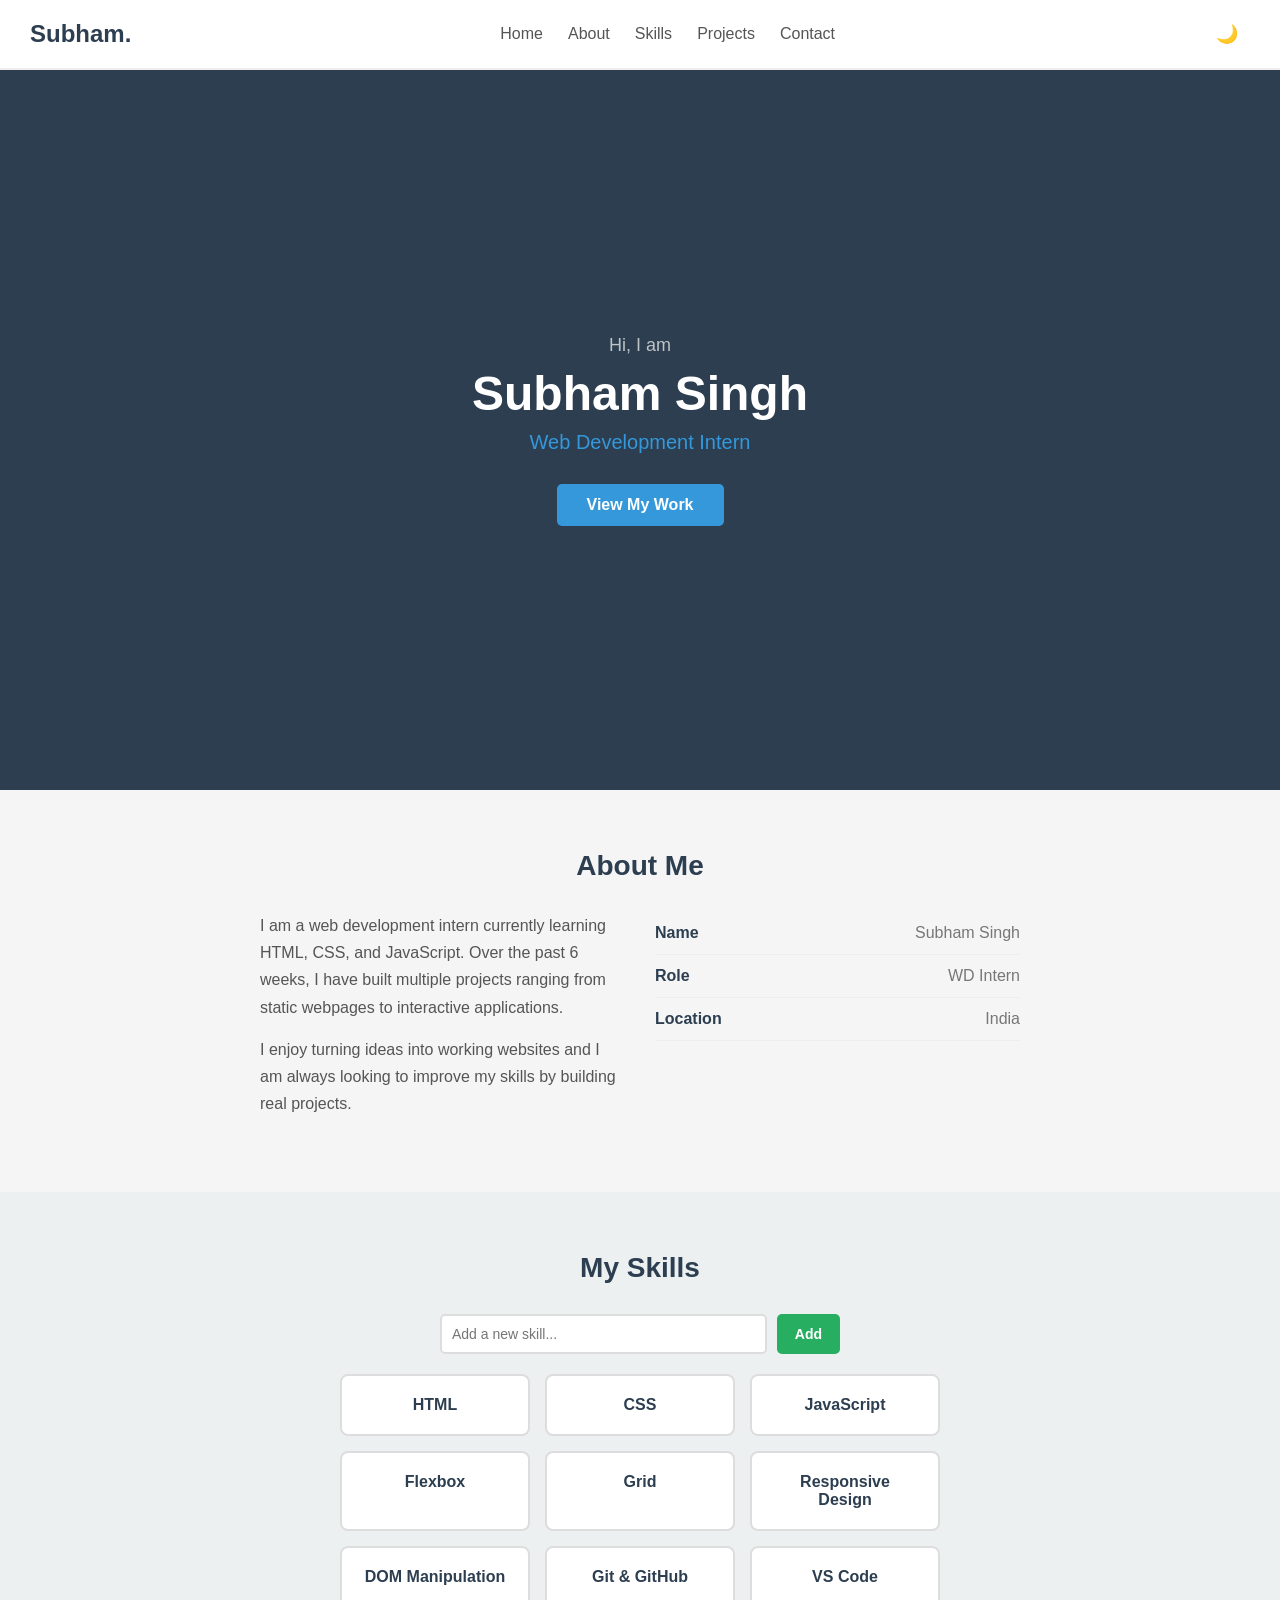
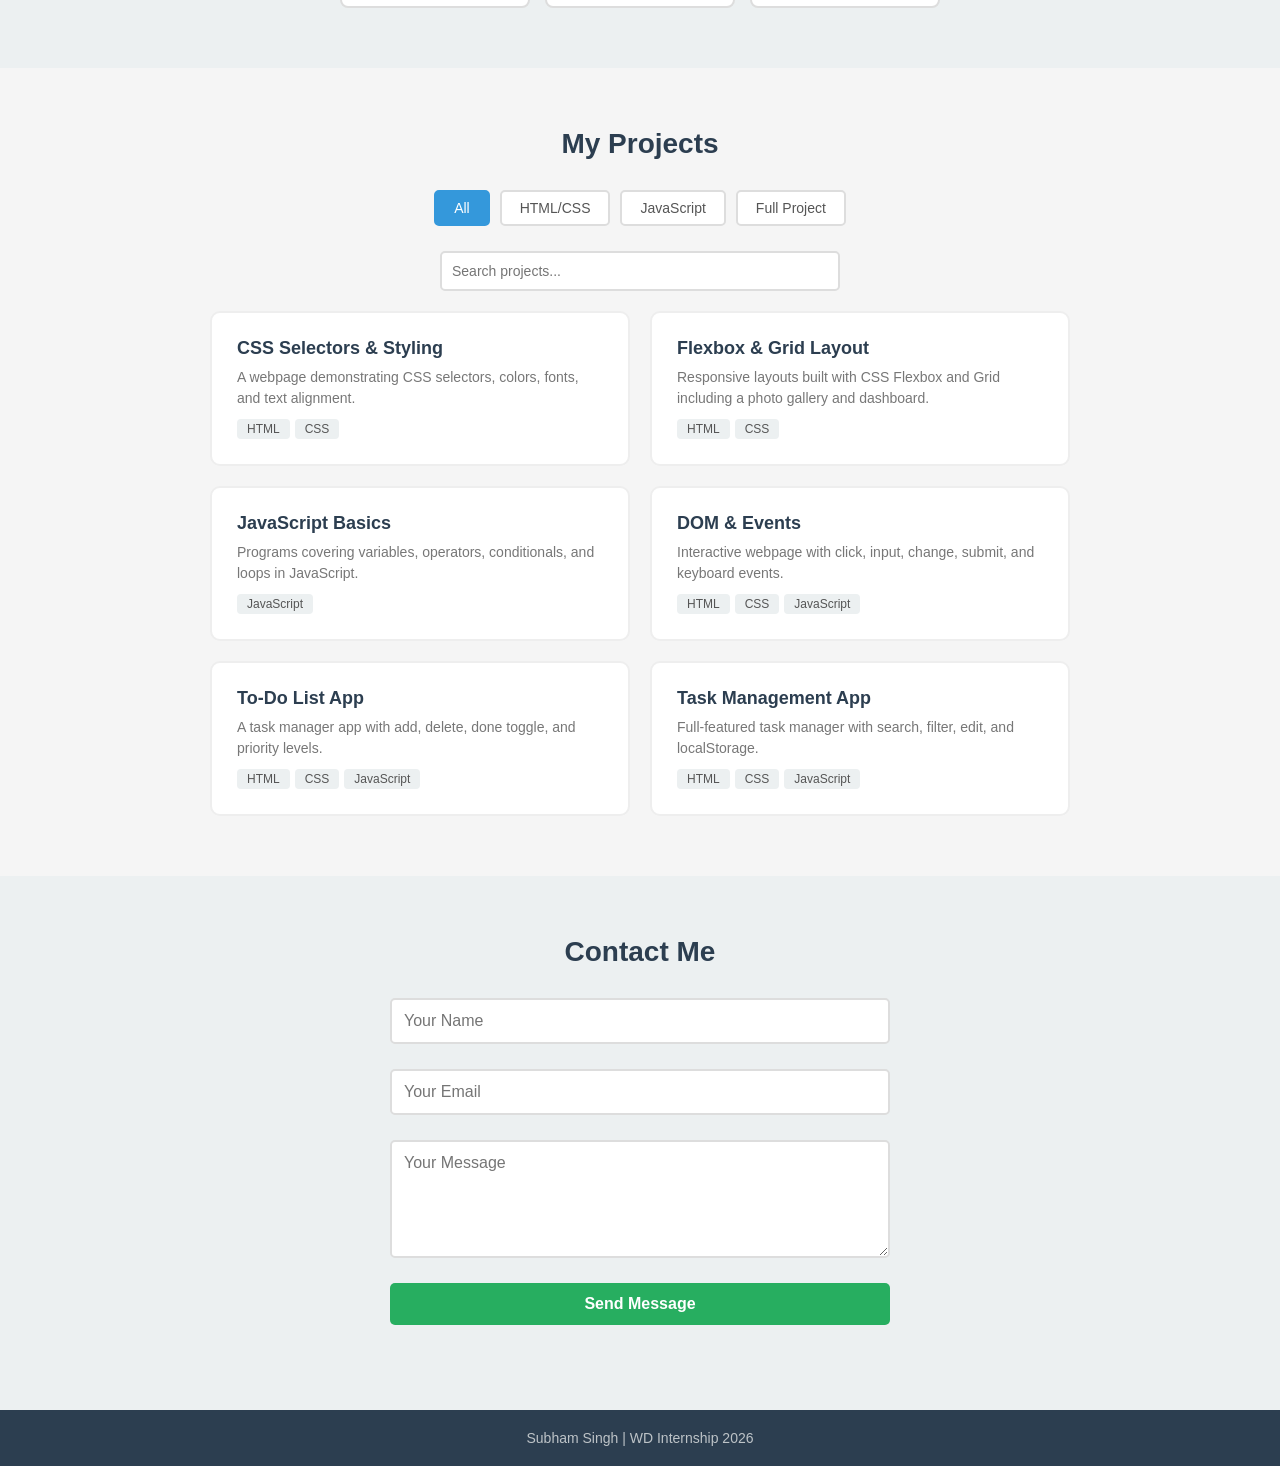
<file: index.html>
<!DOCTYPE html>
<html lang="en">
<head>
    <meta charset="UTF-8">
    <meta name="viewport" content="width=device-width, initial-scale=1.0">
    <title>Subham Singh | Portfolio</title>
    <link rel="stylesheet" href="css/style.css">
</head>
<body>

    <nav class="navbar" id="navbar">
        <a href="#home" class="logo">Subham.</a>
        <div class="nav-links" id="nav-links">
            <a href="#home">Home</a>
            <a href="#about">About</a>
            <a href="#skills">Skills</a>
            <a href="#projects">Projects</a>
            <a href="#contact">Contact</a>
        </div>
        <div class="nav-right">
            <button id="theme-toggle" class="theme-btn">🌙</button>
            <button id="menu-toggle" class="menu-btn">☰</button>
        </div>
    </nav>

    <section id="home" class="hero">
        <div class="hero-content">
            <p class="hero-greeting">Hi, I am</p>
            <h1 class="hero-name">Subham Singh</h1>
            <p class="hero-role">Web Development Intern</p>
            <a href="#projects" class="hero-btn">View My Work</a>
        </div>
    </section>

    <section id="about" class="about">
        <h2 class="section-title">About Me</h2>
        <div class="about-content">
            <div class="about-text">
                <p>I am a web development intern currently learning HTML, CSS, and JavaScript. Over the past 6 weeks, I have built multiple projects ranging from static webpages to interactive applications.</p>
                <p>I enjoy turning ideas into working websites and I am always looking to improve my skills by building real projects.</p>
            </div>
            <div class="about-info">
                <div class="info-item">
                    <span class="info-label">Name</span>
                    <span class="info-value">Subham Singh</span>
                </div>
                <div class="info-item">
                    <span class="info-label">Role</span>
                    <span class="info-value">WD Intern</span>
                </div>
                <div class="info-item">
                    <span class="info-label">Location</span>
                    <span class="info-value">India</span>
                </div>
            </div>
        </div>
    </section>

    <section id="skills" class="skills">
        <h2 class="section-title">My Skills</h2>
        <div class="skill-form">
            <input type="text" id="skill-input" placeholder="Add a new skill...">
            <button id="add-skill-btn">Add</button>
        </div>
        <div class="skills-grid" id="skills-grid"></div>
    </section>

    <section id="projects" class="projects">
        <h2 class="section-title">My Projects</h2>
        <div class="filter-buttons" id="filter-buttons">
            <button class="filter-btn active" data-filter="all">All</button>
            <button class="filter-btn" data-filter="html-css">HTML/CSS</button>
            <button class="filter-btn" data-filter="javascript">JavaScript</button>
            <button class="filter-btn" data-filter="full-project">Full Project</button>
        </div>
        <input type="text" id="search-input" class="search-input" placeholder="Search projects...">
        <div class="projects-grid" id="projects-grid"></div>
    </section>

    <section id="contact" class="contact">
        <h2 class="section-title">Contact Me</h2>
        <form id="contact-form" class="contact-form">
            <div class="form-group">
                <input type="text" id="contact-name" placeholder="Your Name" required>
                <p class="form-error" id="name-error"></p>
            </div>
            <div class="form-group">
                <input type="email" id="contact-email" placeholder="Your Email" required>
                <p class="form-error" id="email-error"></p>
            </div>
            <div class="form-group">
                <textarea id="contact-message" placeholder="Your Message" rows="5" required></textarea>
                <p class="form-error" id="message-error"></p>
            </div>
            <button type="submit" class="submit-btn">Send Message</button>
            <p class="form-success" id="form-success"></p>
        </form>
    </section>

    <footer>
        <p>Subham Singh | WD Internship 2026</p>
    </footer>

    <button id="top-btn" class="top-btn">↑</button>

    <script src="js/script.js"></script>
</body>
</html>
</file>
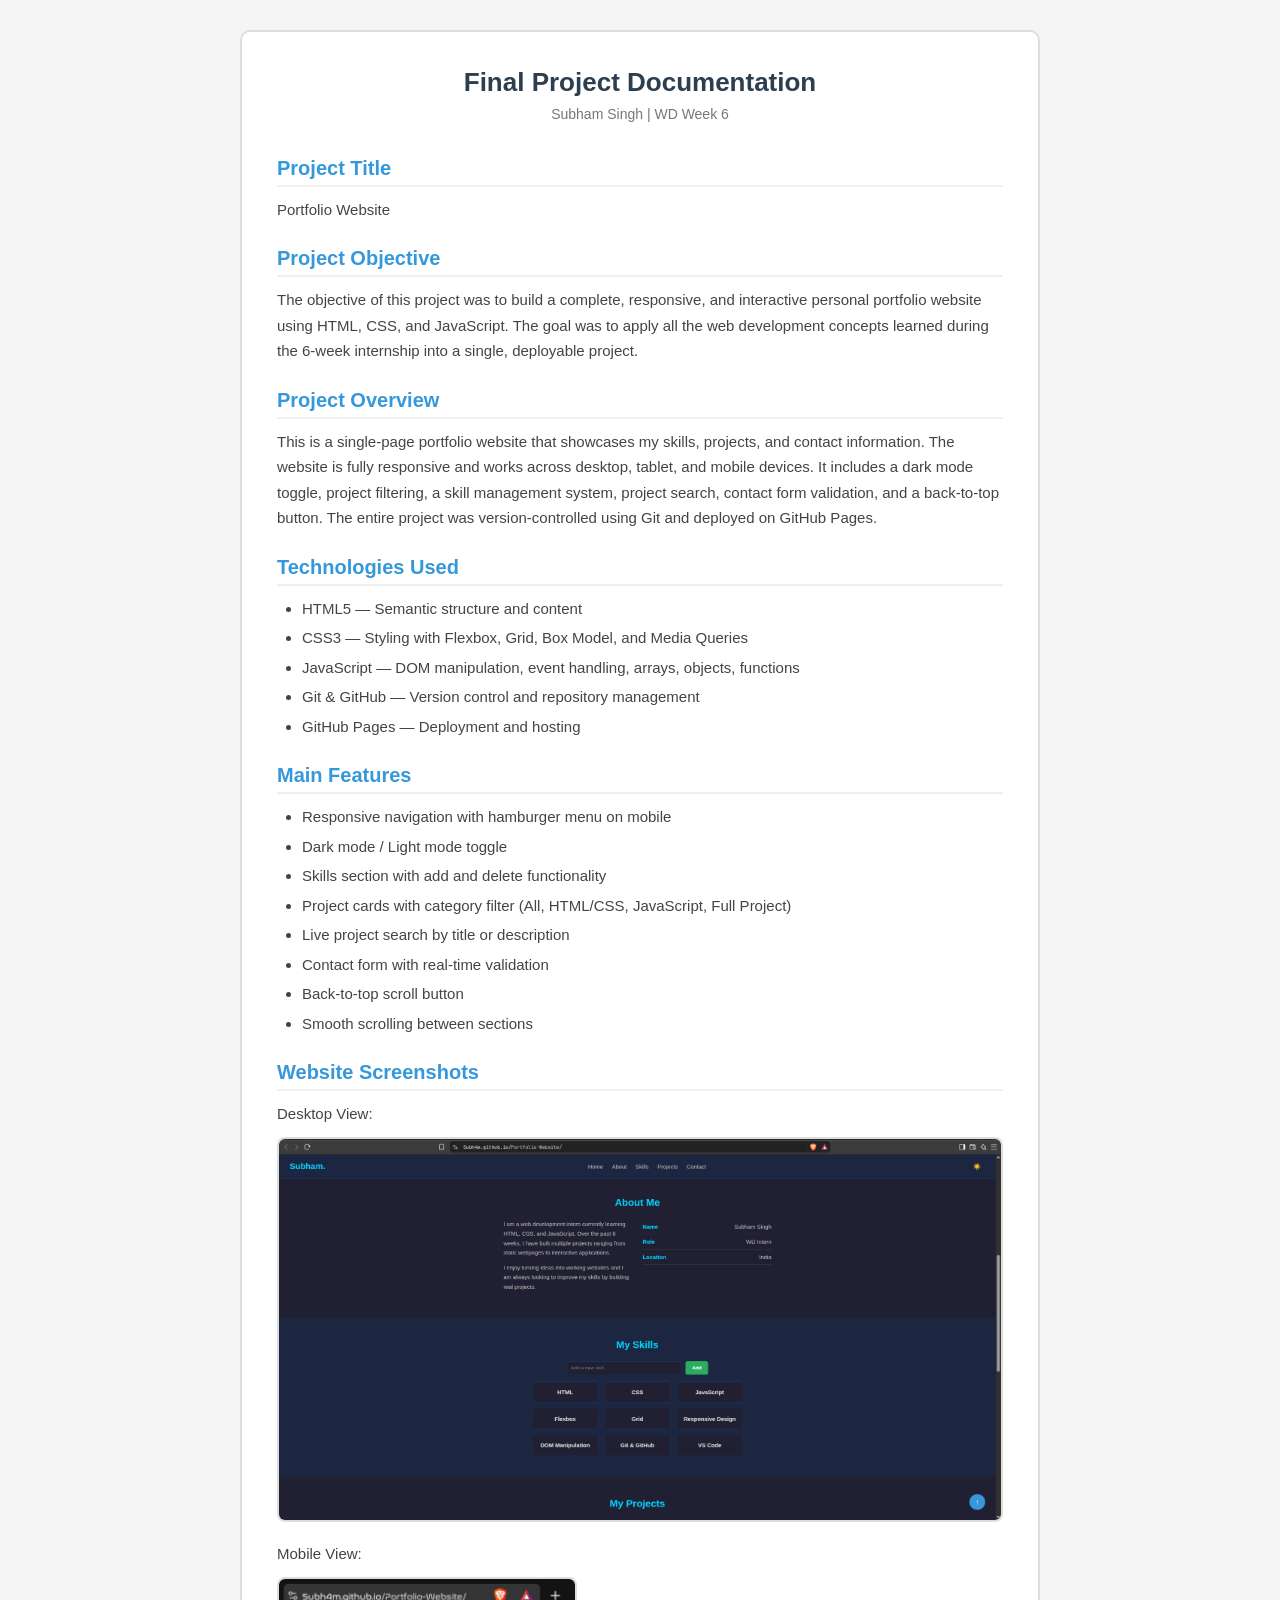
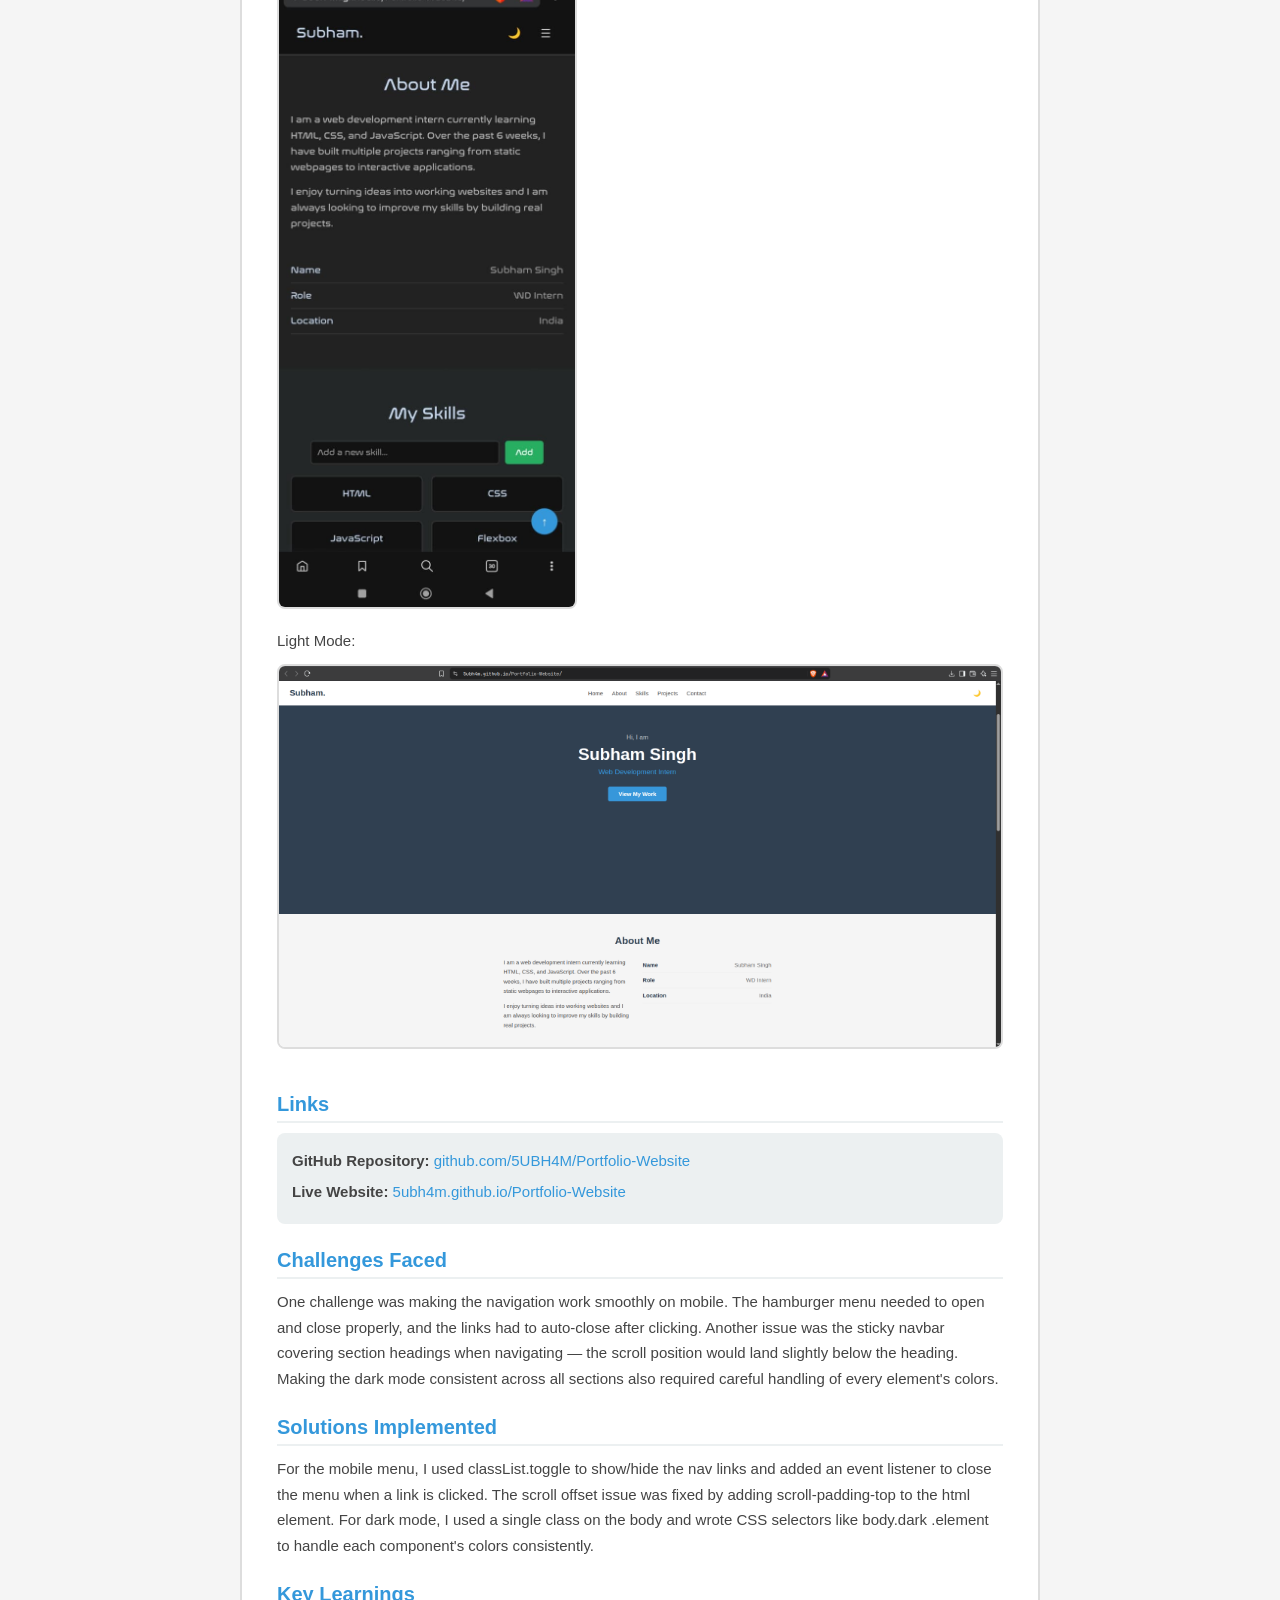
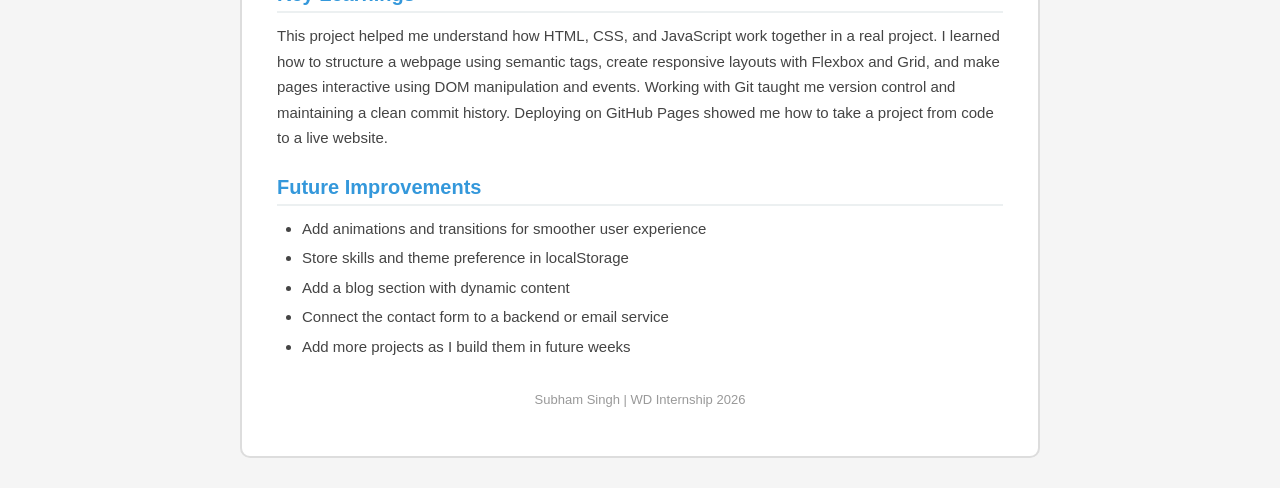
<file: Task 6.html>
<!DOCTYPE html>
<html lang="en">
<head>
    <meta charset="UTF-8">
    <meta name="viewport" content="width=device-width, initial-scale=1.0">
    <title>Task 6: Project Documentation</title>
    <style>
        * {
            margin: 0;
            padding: 0;
            box-sizing: border-box;
        }

        body {
            font-family: 'Segoe UI', Arial, sans-serif;
            background-color: #f5f5f5;
            padding: 30px 20px;
            color: #333;
        }

        .container {
            max-width: 800px;
            margin: 0 auto;
            background-color: #fff;
            padding: 35px;
            border-radius: 10px;
            border: 2px solid #ddd;
        }

        h1 {
            text-align: center;
            color: #2c3e50;
            font-size: 26px;
            margin-bottom: 5px;
        }

        .subtitle {
            text-align: center;
            color: #777;
            margin-bottom: 30px;
            font-size: 14px;
        }

        h2 {
            color: #3498db;
            font-size: 20px;
            margin-bottom: 10px;
            margin-top: 25px;
            border-bottom: 2px solid #ecf0f1;
            padding-bottom: 5px;
        }

        p {
            font-size: 15px;
            line-height: 1.7;
            color: #444;
            margin-bottom: 10px;
        }

        ul {
            padding-left: 25px;
            margin-bottom: 10px;
        }

        li {
            font-size: 15px;
            line-height: 1.7;
            color: #444;
            margin-bottom: 4px;
        }

        a {
            color: #3498db;
            text-decoration: none;
        }

        a:hover {
            text-decoration: underline;
        }

        .links-box {
            background-color: #ecf0f1;
            padding: 15px;
            border-radius: 8px;
            margin: 10px 0;
        }

        .links-box p {
            margin-bottom: 5px;
        }

        .footer {
            text-align: center;
            margin-top: 30px;
            color: #999;
            font-size: 13px;
        }
    </style>
</head>
<body>

    <div class="container">

        <h1>Final Project Documentation</h1>
        <p class="subtitle">Subham Singh | WD Week 6</p>

        <h2>Project Title</h2>
        <p>Portfolio Website</p>

        <h2>Project Objective</h2>
        <p>The objective of this project was to build a complete, responsive, and interactive personal portfolio website using HTML, CSS, and JavaScript. The goal was to apply all the web development concepts learned during the 6-week internship into a single, deployable project.</p>

        <h2>Project Overview</h2>
        <p>This is a single-page portfolio website that showcases my skills, projects, and contact information. The website is fully responsive and works across desktop, tablet, and mobile devices. It includes a dark mode toggle, project filtering, a skill management system, project search, contact form validation, and a back-to-top button. The entire project was version-controlled using Git and deployed on GitHub Pages.</p>

        <h2>Technologies Used</h2>
        <ul>
            <li>HTML5 — Semantic structure and content</li>
            <li>CSS3 — Styling with Flexbox, Grid, Box Model, and Media Queries</li>
            <li>JavaScript — DOM manipulation, event handling, arrays, objects, functions</li>
            <li>Git & GitHub — Version control and repository management</li>
            <li>GitHub Pages — Deployment and hosting</li>
        </ul>

        <h2>Main Features</h2>
        <ul>
            <li>Responsive navigation with hamburger menu on mobile</li>
            <li>Dark mode / Light mode toggle</li>
            <li>Skills section with add and delete functionality</li>
            <li>Project cards with category filter (All, HTML/CSS, JavaScript, Full Project)</li>
            <li>Live project search by title or description</li>
            <li>Contact form with real-time validation</li>
            <li>Back-to-top scroll button</li>
            <li>Smooth scrolling between sections</li>
        </ul>

        <h2>Website Screenshots</h2>
        <p>Desktop View:</p>
        <img src="images/desktop.png" alt="Desktop View" style="max-width:100%;border:2px solid #ddd;border-radius:8px;margin-bottom:15px;">
        <p>Mobile View:</p>
        <img src="images/mobile.jpeg" alt="Mobile View" style="max-width:300px;border:2px solid #ddd;border-radius:8px;margin-bottom:15px;">
        <p>Light Mode:</p>
        <img src="images/light-mode.png" alt="Light Mode" style="max-width:100%;border:2px solid #ddd;border-radius:8px;margin-bottom:15px;">

        <h2>Links</h2>
        <div class="links-box">
            <p><strong>GitHub Repository:</strong> <a href="https://github.com/5UBH4M/Portfolio-Website" target="_blank">github.com/5UBH4M/Portfolio-Website</a></p>
            <p><strong>Live Website:</strong> <a href="https://5ubh4m.github.io/Portfolio-Website/" target="_blank">5ubh4m.github.io/Portfolio-Website</a></p>
        </div>

        <h2>Challenges Faced</h2>
        <p>One challenge was making the navigation work smoothly on mobile. The hamburger menu needed to open and close properly, and the links had to auto-close after clicking. Another issue was the sticky navbar covering section headings when navigating — the scroll position would land slightly below the heading. Making the dark mode consistent across all sections also required careful handling of every element's colors.</p>

        <h2>Solutions Implemented</h2>
        <p>For the mobile menu, I used classList.toggle to show/hide the nav links and added an event listener to close the menu when a link is clicked. The scroll offset issue was fixed by adding scroll-padding-top to the html element. For dark mode, I used a single class on the body and wrote CSS selectors like body.dark .element to handle each component's colors consistently.</p>

        <h2>Key Learnings</h2>
        <p>This project helped me understand how HTML, CSS, and JavaScript work together in a real project. I learned how to structure a webpage using semantic tags, create responsive layouts with Flexbox and Grid, and make pages interactive using DOM manipulation and events. Working with Git taught me version control and maintaining a clean commit history. Deploying on GitHub Pages showed me how to take a project from code to a live website.</p>

        <h2>Future Improvements</h2>
        <ul>
            <li>Add animations and transitions for smoother user experience</li>
            <li>Store skills and theme preference in localStorage</li>
            <li>Add a blog section with dynamic content</li>
            <li>Connect the contact form to a backend or email service</li>
            <li>Add more projects as I build them in future weeks</li>
        </ul>

        <p class="footer">Subham Singh | WD Internship 2026</p>

    </div>

</body>
</html>
</file>
<file: css/style.css>
* {
    margin: 0;
    padding: 0;
    box-sizing: border-box;
}

html {
    scroll-behavior: smooth;
    scroll-padding-top: 70px;
}

body {
    font-family: 'Segoe UI', Arial, sans-serif;
    background-color: #f5f5f5;
    color: #333;
    transition: background-color 0.3s, color 0.3s;
}

body.dark {
    background-color: #1a1a2e;
    color: #e0e0e0;
}

.navbar {
    display: flex;
    justify-content: space-between;
    align-items: center;
    padding: 15px 30px;
    background-color: #fff;
    position: sticky;
    top: 0;
    z-index: 100;
    border-bottom: 2px solid #eee;
    transition: background-color 0.3s;
}

body.dark .navbar {
    background-color: #16213e;
    border-bottom-color: #0f3460;
}

.logo {
    font-size: 24px;
    font-weight: bold;
    color: #2c3e50;
    text-decoration: none;
}

body.dark .logo {
    color: #00d4ff;
}

.nav-links {
    display: flex;
    gap: 25px;
}

.nav-links a {
    text-decoration: none;
    color: #555;
    font-size: 16px;
    font-weight: 500;
}

body.dark .nav-links a {
    color: #bbb;
}

.nav-links a:hover {
    color: #3498db;
}

.nav-right {
    display: flex;
    gap: 10px;
    align-items: center;
}

.theme-btn {
    padding: 8px 12px;
    font-size: 18px;
    border: none;
    background: none;
    cursor: pointer;
}

.menu-btn {
    display: none;
    padding: 8px 12px;
    font-size: 20px;
    border: none;
    background: none;
    cursor: pointer;
    color: #333;
}

body.dark .menu-btn {
    color: #e0e0e0;
}

.hero {
    display: flex;
    justify-content: center;
    align-items: center;
    min-height: 80vh;
    text-align: center;
    padding: 40px 20px;
    background-color: #2c3e50;
    color: white;
}

body.dark .hero {
    background-color: #0f3460;
}

.hero-greeting {
    font-size: 18px;
    margin-bottom: 10px;
    color: #bdc3c7;
}

.hero-name {
    font-size: 48px;
    margin-bottom: 10px;
}

.hero-role {
    font-size: 20px;
    color: #3498db;
    margin-bottom: 30px;
}

.hero-btn {
    display: inline-block;
    padding: 12px 30px;
    background-color: #3498db;
    color: white;
    text-decoration: none;
    border-radius: 5px;
    font-size: 16px;
    font-weight: bold;
}

.section-title {
    text-align: center;
    font-size: 28px;
    color: #2c3e50;
    margin-bottom: 30px;
}

body.dark .section-title {
    color: #00d4ff;
}

.about {
    padding: 60px 20px;
    max-width: 800px;
    margin: 0 auto;
}

.about-content {
    display: flex;
    gap: 30px;
}

.about-text {
    flex: 1;
}

.about-text p {
    font-size: 16px;
    line-height: 1.7;
    margin-bottom: 15px;
    color: #555;
}

body.dark .about-text p {
    color: #bbb;
}

.about-info {
    flex: 1;
}

.info-item {
    display: flex;
    justify-content: space-between;
    padding: 12px 0;
    border-bottom: 1px solid #eee;
}

body.dark .info-item {
    border-bottom-color: #333;
}

.info-label {
    font-weight: bold;
    color: #2c3e50;
}

body.dark .info-label {
    color: #00d4ff;
}

.info-value {
    color: #777;
}

body.dark .info-value {
    color: #bbb;
}

.skills {
    padding: 60px 20px;
    background-color: #ecf0f1;
    transition: background-color 0.3s;
}

body.dark .skills {
    background-color: #16213e;
}

.skills-grid {
    display: grid;
    grid-template-columns: repeat(3, 1fr);
    gap: 15px;
    max-width: 600px;
    margin: 0 auto;
}

.skill-card {
    background-color: #fff;
    padding: 20px;
    text-align: center;
    border-radius: 8px;
    font-weight: bold;
    font-size: 16px;
    border: 2px solid #ddd;
    color: #2c3e50;
    transition: background-color 0.3s, border-color 0.3s;
}

body.dark .skill-card {
    background-color: #1a1a2e;
    border-color: #0f3460;
    color: #e0e0e0;
}

.skill-card:hover {
    border-color: #3498db;
}

.projects {
    padding: 60px 20px;
    max-width: 900px;
    margin: 0 auto;
}

.filter-buttons {
    display: flex;
    justify-content: center;
    gap: 10px;
    margin-bottom: 25px;
    flex-wrap: wrap;
}

.filter-btn {
    padding: 8px 18px;
    border: 2px solid #ddd;
    background-color: #fff;
    border-radius: 5px;
    cursor: pointer;
    font-size: 14px;
    font-weight: 500;
    color: #555;
    transition: all 0.3s;
}

body.dark .filter-btn {
    background-color: #1a1a2e;
    border-color: #0f3460;
    color: #bbb;
}

.filter-btn.active {
    background-color: #3498db;
    color: white;
    border-color: #3498db;
}

.projects-grid {
    display: grid;
    grid-template-columns: repeat(2, 1fr);
    gap: 20px;
}

.project-card {
    background-color: #fff;
    padding: 25px;
    border-radius: 10px;
    border: 2px solid #eee;
    transition: all 0.3s;
}

body.dark .project-card {
    background-color: #16213e;
    border-color: #0f3460;
}

.project-card:hover {
    border-color: #3498db;
}

.project-card h3 {
    font-size: 18px;
    color: #2c3e50;
    margin-bottom: 8px;
}

body.dark .project-card h3 {
    color: #00d4ff;
}

.project-card p {
    font-size: 14px;
    color: #777;
    line-height: 1.5;
    margin-bottom: 10px;
}

body.dark .project-card p {
    color: #999;
}

.project-tag {
    display: inline-block;
    padding: 3px 10px;
    background-color: #ecf0f1;
    color: #555;
    font-size: 12px;
    border-radius: 4px;
    margin-right: 5px;
}

body.dark .project-tag {
    background-color: #0f3460;
    color: #bbb;
}

.contact {
    padding: 60px 20px;
    background-color: #ecf0f1;
    transition: background-color 0.3s;
}

body.dark .contact {
    background-color: #16213e;
}

.contact-form {
    max-width: 500px;
    margin: 0 auto;
    display: flex;
    flex-direction: column;
    gap: 5px;
}

.form-group {
    display: flex;
    flex-direction: column;
}

.contact-form input,
.contact-form textarea {
    padding: 12px;
    font-size: 16px;
    border: 2px solid #ddd;
    border-radius: 5px;
    font-family: inherit;
    background-color: #fff;
    color: #333;
    transition: border-color 0.3s;
}

body.dark .contact-form input,
body.dark .contact-form textarea {
    background-color: #1a1a2e;
    border-color: #0f3460;
    color: #e0e0e0;
}

.contact-form input:focus,
.contact-form textarea:focus {
    outline: none;
    border-color: #3498db;
}

.form-error {
    font-size: 13px;
    color: #e74c3c;
    min-height: 20px;
    padding: 2px 0;
}

.form-success {
    font-size: 14px;
    color: #27ae60;
    text-align: center;
    min-height: 20px;
}

.submit-btn {
    padding: 12px;
    font-size: 16px;
    background-color: #27ae60;
    color: white;
    border: none;
    border-radius: 5px;
    cursor: pointer;
    font-weight: bold;
}

footer {
    text-align: center;
    padding: 20px;
    background-color: #2c3e50;
    color: #bdc3c7;
    font-size: 14px;
}

body.dark footer {
    background-color: #0a0a1a;
}

.skill-form {
    display: flex;
    gap: 10px;
    max-width: 400px;
    margin: 0 auto 20px auto;
}

.skill-form input {
    flex: 1;
    padding: 10px;
    font-size: 14px;
    border: 2px solid #ddd;
    border-radius: 5px;
    background-color: #fff;
    color: #333;
}

body.dark .skill-form input {
    background-color: #1a1a2e;
    border-color: #0f3460;
    color: #e0e0e0;
}

#add-skill-btn {
    padding: 10px 18px;
    font-size: 14px;
    background-color: #27ae60;
    color: white;
    border: none;
    border-radius: 5px;
    cursor: pointer;
    font-weight: bold;
}

.skill-card {
    position: relative;
}

.skill-delete {
    position: absolute;
    top: 5px;
    right: 5px;
    background: none;
    border: none;
    color: #e74c3c;
    font-size: 16px;
    cursor: pointer;
    display: none;
}

.skill-card:hover .skill-delete {
    display: block;
}

.search-input {
    display: block;
    width: 100%;
    max-width: 400px;
    margin: 0 auto 20px auto;
    padding: 10px;
    font-size: 14px;
    border: 2px solid #ddd;
    border-radius: 5px;
    background-color: #fff;
    color: #333;
}

body.dark .search-input {
    background-color: #1a1a2e;
    border-color: #0f3460;
    color: #e0e0e0;
}

.top-btn {
    position: fixed;
    bottom: 30px;
    right: 30px;
    width: 45px;
    height: 45px;
    background-color: #3498db;
    color: white;
    border: none;
    border-radius: 50%;
    font-size: 20px;
    cursor: pointer;
    display: none;
}

@media (max-width: 768px) {
    .nav-links {
        display: none;
        flex-direction: column;
        position: absolute;
        top: 60px;
        left: 0;
        right: 0;
        background-color: #fff;
        padding: 15px;
        border-bottom: 2px solid #eee;
        gap: 15px;
        text-align: center;
    }

    body.dark .nav-links {
        background-color: #16213e;
        border-bottom-color: #0f3460;
    }

    .nav-links.show {
        display: flex;
    }

    .menu-btn {
        display: block;
    }

    .hero-name {
        font-size: 32px;
    }

    .hero-role {
        font-size: 16px;
    }

    .about-content {
        flex-direction: column;
    }

    .skills-grid {
        grid-template-columns: repeat(2, 1fr);
    }

    .projects-grid {
        grid-template-columns: 1fr;
    }
}

@media (max-width: 480px) {
    .hero-name {
        font-size: 26px;
    }

    .section-title {
        font-size: 22px;
    }

    .skills-grid {
        grid-template-columns: 1fr;
    }

    .filter-buttons {
        gap: 5px;
    }

    .filter-btn {
        padding: 6px 12px;
        font-size: 13px;
    }
}
</file>
